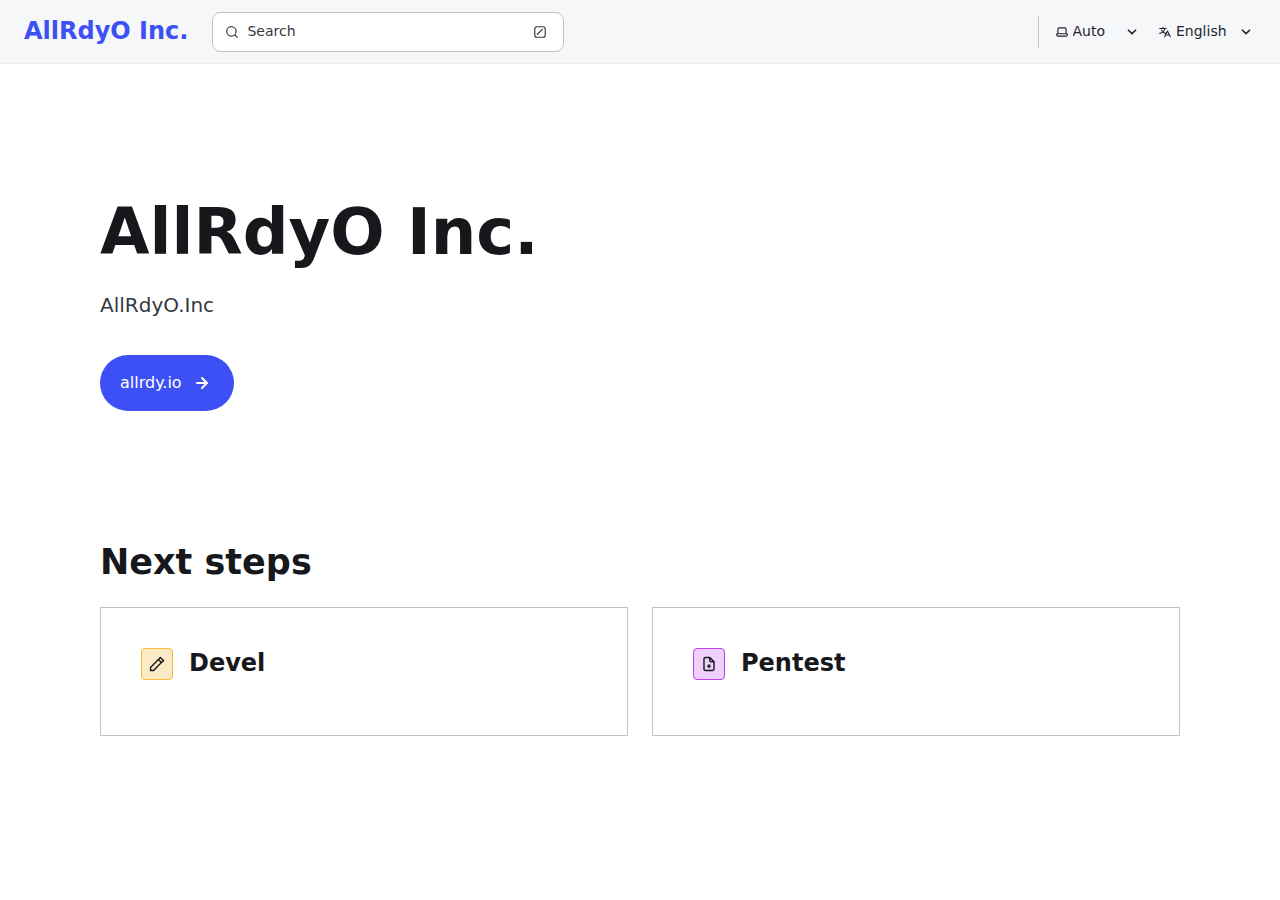
<file: index.html>
<!DOCTYPE html><html class=astro-jilf3lya data-has-hero dir=ltr lang=en><head><meta charset=utf-8 /><meta content="width=device-width,initial-scale=1" name=viewport /><title>AllRdyO Inc. | AllRdyO Inc.</title><link href=https://allrdy.io/ rel=canonical /><link href=https://allrdy.io/ rel=alternate hreflang=en /><link href=https://allrdy.io/ko/ rel=alternate hreflang=ko-KR /><link href=/sitemap-index.xml rel=sitemap /><link href=/favicon.svg rel="shortcut icon" type=image/svg+xml /><meta content="Astro v3.5.1" name=generator /><meta content="Starlight v0.12.0" name=generator /><meta content="AllRdyO Inc." property=og:title /><meta content=article property=og:type /><meta content=https://allrdy.io/ property=og:url /><meta content=en property=og:locale /><meta content=AllRdyO.Inc property=og:description /><meta content="AllRdyO Inc." property=og:site_name /><meta content=summary_large_image name=twitter:card /><meta content="AllRdyO Inc." name=twitter:title /><meta content=AllRdyO.Inc name=twitter:description /><meta content=AllRdyO.Inc name=description /><script>window.StarlightThemeProvider=(()=>{const e="undefined"!=typeof localStorage&&localStorage.getItem("starlight-theme"),t=e||(window.matchMedia("(prefers-color-scheme: light)").matches?"light":"dark");return document.documentElement.dataset.theme="light"===t?"light":"dark",{updatePickers(t=e||"auto"){document.querySelectorAll("starlight-theme-select").forEach((e=>{const o=e.querySelector("select");o&&(o.value=t);const c=document.querySelector("#theme-icons"),l=c&&c.content.querySelector("."+t);if(l){const t=e.querySelector("svg.label-icon");t&&t.replaceChildren(...l.cloneNode(!0).childNodes)}}))}}})()</script><template id=theme-icons><svg class="astro-hz6fbi2s light" fill=currentColor height=16 style=--sl-icon-size:1em viewBox="0 0 24 24" width=16 aria-hidden=true><path d="M5 12a1 1 0 0 0-1-1H3a1 1 0 0 0 0 2h1a1 1 0 0 0 1-1Zm.64 5-.71.71a1 1 0 0 0 0 1.41 1 1 0 0 0 1.41 0l.71-.71A1 1 0 0 0 5.64 17ZM12 5a1 1 0 0 0 1-1V3a1 1 0 0 0-2 0v1a1 1 0 0 0 1 1Zm5.66 2.34a1 1 0 0 0 .7-.29l.71-.71a1 1 0 1 0-1.41-1.41l-.66.71a1 1 0 0 0 0 1.41 1 1 0 0 0 .66.29Zm-12-.29a1 1 0 0 0 1.41 0 1 1 0 0 0 0-1.41l-.71-.71a1.004 1.004 0 1 0-1.43 1.41l.73.71ZM21 11h-1a1 1 0 0 0 0 2h1a1 1 0 0 0 0-2Zm-2.64 6A1 1 0 0 0 17 18.36l.71.71a1 1 0 0 0 1.41 0 1 1 0 0 0 0-1.41l-.76-.66ZM12 6.5a5.5 5.5 0 1 0 5.5 5.5A5.51 5.51 0 0 0 12 6.5Zm0 9a3.5 3.5 0 1 1 0-7 3.5 3.5 0 0 1 0 7Zm0 3.5a1 1 0 0 0-1 1v1a1 1 0 0 0 2 0v-1a1 1 0 0 0-1-1Z"/></svg><svg class="astro-hz6fbi2s dark" fill=currentColor height=16 style=--sl-icon-size:1em viewBox="0 0 24 24" width=16 aria-hidden=true><path d="M21.64 13a1 1 0 0 0-1.05-.14 8.049 8.049 0 0 1-3.37.73 8.15 8.15 0 0 1-8.14-8.1 8.59 8.59 0 0 1 .25-2A1 1 0 0 0 8 2.36a10.14 10.14 0 1 0 14 11.69 1 1 0 0 0-.36-1.05Zm-9.5 6.69A8.14 8.14 0 0 1 7.08 5.22v.27a10.15 10.15 0 0 0 10.14 10.14 9.784 9.784 0 0 0 2.1-.22 8.11 8.11 0 0 1-7.18 4.32v-.04Z"/></svg><svg class="astro-hz6fbi2s auto" fill=currentColor height=16 style=--sl-icon-size:1em viewBox="0 0 24 24" width=16 aria-hidden=true><path d="M21 14h-1V7a3 3 0 0 0-3-3H7a3 3 0 0 0-3 3v7H3a1 1 0 0 0-1 1v2a3 3 0 0 0 3 3h14a3 3 0 0 0 3-3v-2a1 1 0 0 0-1-1ZM6 7a1 1 0 0 1 1-1h10a1 1 0 0 1 1 1v7H6V7Zm14 10a1 1 0 0 1-1 1H5a1 1 0 0 1-1-1v-1h16v1Z"/></svg></template><link href=/assets/f3c9414a.css rel=stylesheet /><style>svg:where(.astro-hz6fbi2s){color:var(--sl-icon-color);font-size:var(--sl-icon-size, 1em);width:1em;height:1em}</style><script src=/js/entry.612b468b.js type=module></script><script src=/js/entry.30c903a1.js type=module></script><style>.card-grid:where(.astro-4w33afuy){display:grid;gap:1rem}.card-grid:where(.astro-4w33afuy)>*{margin-top:0!important}@media (min-width:50rem){.card-grid:where(.astro-4w33afuy){grid-template-columns:1fr 1fr;gap:1.5rem}.stagger:where(.astro-4w33afuy){--stagger-height:5rem;padding-bottom:var(--stagger-height)}.stagger:where(.astro-4w33afuy)>:nth-child(2n){transform:translateY(var(--stagger-height))}}</style><style>.card:where(.astro-geki4ppz){--sl-card-border:var(--sl-color-purple);--sl-card-bg:var(--sl-color-purple-low);border:1px solid var(--sl-color-gray-5);background-color:var(--sl-color-black);padding:clamp(1rem,calc(.125rem + 3vw),2.5rem);flex-direction:column;gap:clamp(.5rem,calc(.125rem + 1vw),1rem)}.card:where(.astro-geki4ppz):nth-child(4n+1){--sl-card-border:var(--sl-color-orange);--sl-card-bg:var(--sl-color-orange-low)}.card:where(.astro-geki4ppz):nth-child(4n+3){--sl-card-border:var(--sl-color-green);--sl-card-bg:var(--sl-color-green-low)}.card:where(.astro-geki4ppz):nth-child(4n+4){--sl-card-border:var(--sl-color-red);--sl-card-bg:var(--sl-color-red-low)}.card:where(.astro-geki4ppz):nth-child(4n+5){--sl-card-border:var(--sl-color-blue);--sl-card-bg:var(--sl-color-blue-low)}.title:where(.astro-geki4ppz){font-weight:600;font-size:var(--sl-text-h4);color:var(--sl-color-white);line-height:var(--sl-line-height-headings);gap:1rem;align-items:center}.card:where(.astro-geki4ppz) .icon:where(.astro-geki4ppz){border:1px solid var(--sl-card-border);background-color:var(--sl-card-bg);padding:.2em;border-radius:.25rem}.card:where(.astro-geki4ppz) .body:where(.astro-geki4ppz){margin:0;font-size:clamp(var(--sl-text-sm),calc(.5rem + 1vw),var(--sl-text-body))}</style><style>div:where(.astro-pwax4mpd){display:grid;grid-template-columns:1fr auto;gap:.5rem;border:1px solid var(--sl-color-gray-5);border-radius:.5rem;padding:1rem;box-shadow:var(--sl-shadow-sm);position:relative}a:where(.astro-pwax4mpd){text-decoration:none}a:where(.astro-pwax4mpd):before{content:"";position:absolute;inset:0}.stack:where(.astro-pwax4mpd){flex-direction:column;gap:.5rem}.title:where(.astro-pwax4mpd){color:var(--sl-color-white);font-weight:600;font-size:var(--sl-text-lg);line-height:var(--sl-line-height-headings)}.description:where(.astro-pwax4mpd){color:var(--sl-color-gray-3);line-height:1.5}.icon:where(.astro-pwax4mpd){color:var(--sl-color-gray-3)}div:where(.astro-pwax4mpd):hover{background:var(--sl-color-gray-7,var(--sl-color-gray-6));border-color:var(--sl-color-gray-2)}div:where(.astro-pwax4mpd):hover .icon:where(.astro-pwax4mpd){color:var(--sl-color-white)}</style><style>starlight-tabs:where(.astro-2mhzffd4){display:block}.tablist-wrapper:where(.astro-2mhzffd4){overflow-x:auto}:where(.astro-2mhzffd4)[role=tablist]{display:flex;list-style:none;border-bottom:2px solid var(--sl-color-gray-5);padding:0}.tab:where(.astro-2mhzffd4){margin-bottom:-2px}.tab:where(.astro-2mhzffd4)>:where(.astro-2mhzffd4)[role=tab]{display:block;padding:0 1.25rem;text-decoration:none;border-bottom:2px solid var(--sl-color-gray-5);color:var(--sl-color-gray-3);outline-offset:var(--sl-outline-offset-inside)}.tab:where(.astro-2mhzffd4) :where(.astro-2mhzffd4)[role=tab][aria-selected]{color:var(--sl-color-white);border-color:var(--sl-color-text-accent);font-weight:600}.tablist-wrapper:where(.astro-2mhzffd4)~[role=tabpanel]{margin-top:1rem}</style><script src=/js/entry.1ac92643.js type=module></script></head><body class=astro-jilf3lya><a class=astro-f5z3lahw href=#_top>Skip to content</a><div class="sl-flex astro-mjfaqhhw page"><header class="astro-mjfaqhhw header"><div class="sl-flex astro-rjmw7fye header"><div class="sl-flex astro-rjmw7fye"><a class="sl-flex astro-qdrkucoh site-title" href=/ ><span class=astro-qdrkucoh>AllRdyO Inc.</span></a></div><div class="sl-flex astro-rjmw7fye"><site-search class=astro-tx3o4pr6 data-translations="{&#34;placeholder&#34;:&#34;Search&#34;,&#34;clear_search&#34;:&#34;Clear&#34;,&#34;load_more&#34;:&#34;Load more results&#34;,&#34;search_label&#34;:&#34;Search this site&#34;,&#34;filters_label&#34;:&#34;Filters&#34;,&#34;zero_results&#34;:&#34;No results for [SEARCH_TERM]&#34;,&#34;many_results&#34;:&#34;[COUNT] results for [SEARCH_TERM]&#34;,&#34;one_result&#34;:&#34;[COUNT] result for [SEARCH_TERM]&#34;,&#34;alt_search&#34;:&#34;No results for [SEARCH_TERM]. Showing results for [DIFFERENT_TERM] instead&#34;,&#34;search_suggestion&#34;:&#34;No results for [SEARCH_TERM]. Try one of the following searches:&#34;,&#34;searching&#34;:&#34;Searching for [SEARCH_TERM]...&#34;}"><button class=astro-tx3o4pr6 data-open-modal disabled=disabled><svg class="astro-hz6fbi2s astro-tx3o4pr6" fill=currentColor height=16 style=--sl-icon-size:1em viewBox="0 0 24 24" width=16 aria-label=Search><path d="M21.71 20.29 18 16.61A9 9 0 1 0 16.61 18l3.68 3.68a.999.999 0 0 0 1.42 0 1 1 0 0 0 0-1.39ZM11 18a7 7 0 1 1 0-14 7 7 0 0 1 0 14Z"/></svg><span class="astro-tx3o4pr6 md:sl-block sl-hidden" aria-hidden=true>Search</span><svg class="astro-hz6fbi2s astro-tx3o4pr6 md:sl-block sl-hidden" fill=currentColor height=16 style=--sl-icon-size:1em viewBox="0 0 24 24" width=16 aria-label="(Press / to Search)"><path d="M17 2H7a5 5 0 0 0-5 5v10a5 5 0 0 0 5 5h10a5 5 0 0 0 5-5V7a5 5 0 0 0-5-5Zm3 15a3 3 0 0 1-3 3H7a3 3 0 0 1-3-3V7a3 3 0 0 1 3-3h10a3 3 0 0 1 3 3v10Z"/><path d="M15.293 6.707a1 1 0 1 1 1.414 1.414l-8.485 8.486a1 1 0 0 1-1.414-1.415l8.485-8.485Z"/></svg></button><dialog aria-label=Search class=astro-tx3o4pr6 style=padding:0><div class="sl-flex astro-tx3o4pr6 dialog-frame"><button class="sl-flex astro-tx3o4pr6 md:sl-hidden" data-close-modal>Cancel</button><div class="astro-tx3o4pr6 search-container"><div class=astro-tx3o4pr6 id=starlight__search></div></div></div></dialog></site-search></div><div class="astro-rjmw7fye md:sl-flex right-group sl-hidden"><div class="sl-flex astro-rjmw7fye social-icons"></div><starlight-theme-select><label class=astro-4zbhwuxs style=--sl-select-width:6.25em><span class="astro-4zbhwuxs sr-only">Select theme</span><svg class="astro-4zbhwuxs astro-hz6fbi2s icon label-icon" fill=currentColor height=16 style=--sl-icon-size:1em viewBox="0 0 24 24" width=16 aria-hidden=true><path d="M21 14h-1V7a3 3 0 0 0-3-3H7a3 3 0 0 0-3 3v7H3a1 1 0 0 0-1 1v2a3 3 0 0 0 3 3h14a3 3 0 0 0 3-3v-2a1 1 0 0 0-1-1ZM6 7a1 1 0 0 1 1-1h10a1 1 0 0 1 1 1v7H6V7Zm14 10a1 1 0 0 1-1 1H5a1 1 0 0 1-1-1v-1h16v1Z"/></svg><select class=astro-4zbhwuxs value=auto><option class=astro-4zbhwuxs value=dark>Dark</option><option class=astro-4zbhwuxs value=light>Light</option><option class=astro-4zbhwuxs value=auto selected=true>Auto</option></select><svg class="astro-4zbhwuxs astro-hz6fbi2s icon caret" fill=currentColor height=16 style=--sl-icon-size:1em viewBox="0 0 24 24" width=16 aria-hidden=true><path d="M17 9.17a1 1 0 0 0-1.41 0L12 12.71 8.46 9.17a1 1 0 1 0-1.41 1.42l4.24 4.24a1.002 1.002 0 0 0 1.42 0L17 10.59a1.002 1.002 0 0 0 0-1.42Z"/></svg></label></starlight-theme-select><script>StarlightThemeProvider.updatePickers()</script><starlight-lang-select><label class=astro-4zbhwuxs style=--sl-select-width:7em><span class="astro-4zbhwuxs sr-only">Select language</span><svg class="astro-4zbhwuxs astro-hz6fbi2s icon label-icon" fill=currentColor height=16 style=--sl-icon-size:1em viewBox="0 0 24 24" width=16 aria-hidden=true><path d="M8.516 3a.94.94 0 0 0-.941.94v1.15H2.94a.94.94 0 1 0 0 1.882h7.362a7.422 7.422 0 0 1-1.787 3.958 7.42 7.42 0 0 1-1.422-2.425.94.94 0 1 0-1.774.627 9.303 9.303 0 0 0 1.785 3.043 7.422 7.422 0 0 1-4.164 1.278.94.94 0 1 0 0 1.881 9.303 9.303 0 0 0 5.575-1.855 9.303 9.303 0 0 0 4.11 1.74l-.763 1.525a.968.968 0 0 0-.016.034l-1.385 2.77a.94.94 0 1 0 1.683.841l1.133-2.267h5.806l1.134 2.267a.94.94 0 0 0 1.683-.841l-1.385-2.769a.95.95 0 0 0-.018-.036l-3.476-6.951a.94.94 0 0 0-1.682 0l-1.82 3.639a7.423 7.423 0 0 1-3.593-1.256 9.303 9.303 0 0 0 2.27-5.203h1.894a.94.94 0 0 0 0-1.881H9.456V3.94A.94.94 0 0 0 8.516 3Zm6.426 11.794a1.068 1.068 0 0 1-.02.039l-.703 1.407h3.924l-1.962-3.924-1.24 2.478Z" clip-rule=evenodd fill-rule=evenodd /></svg><select class=astro-4zbhwuxs value=/ ><option class=astro-4zbhwuxs value=/ >English</option><option class=astro-4zbhwuxs value=/ko/ >한국어</option></select><svg class="astro-4zbhwuxs astro-hz6fbi2s icon caret" fill=currentColor height=16 style=--sl-icon-size:1em viewBox="0 0 24 24" width=16 aria-hidden=true><path d="M17 9.17a1 1 0 0 0-1.41 0L12 12.71 8.46 9.17a1 1 0 1 0-1.41 1.42l4.24 4.24a1.002 1.002 0 0 0 1.42 0L17 10.59a1.002 1.002 0 0 0 0-1.42Z"/></svg></label></starlight-lang-select></div></div></header><div class="astro-mjfaqhhw main-frame"><div class="astro-tfonn5qj lg:sl-flex"><div class="astro-tfonn5qj main-pane"><main class=astro-jilf3lya data-pagefind-body dir=ltr lang=en><div class="astro-3ph66xio content-panel"><div class="astro-3ph66xio sl-container"><div class="astro-wwrom5cq hero"><div class="sl-flex astro-wwrom5cq stack"><div class="sl-flex astro-wwrom5cq copy"><h1 class=astro-wwrom5cq data-page-title id=_top>AllRdyO Inc.</h1><div class="astro-wwrom5cq tagline">AllRdyO.Inc</div></div><div class="sl-flex astro-wwrom5cq actions"><a class="sl-flex action astro-4u7c4yqf primary" href=/ >allrdy.io<svg class="astro-hz6fbi2s astro-4u7c4yqf" fill=currentColor height=16 style=--sl-icon-size:1.5rem viewBox="0 0 24 24" width=16 aria-hidden=true><path d="M17.92 11.62a1.001 1.001 0 0 0-.21-.33l-5-5a1.003 1.003 0 1 0-1.42 1.42l3.3 3.29H7a1 1 0 0 0 0 2h7.59l-3.3 3.29a1.002 1.002 0 0 0 .325 1.639 1 1 0 0 0 1.095-.219l5-5a1 1 0 0 0 .21-.33 1 1 0 0 0 0-.76Z"/></svg></a></div></div></div><div class="astro-bhuxxw3s content"><h2 id=next-steps>Next steps</h2><div class="astro-4w33afuy card-grid"><article class="sl-flex astro-geki4ppz card"><p class="sl-flex astro-geki4ppz title"><svg class="astro-hz6fbi2s icon astro-geki4ppz" fill=currentColor height=16 style=--sl-icon-size:1.333em viewBox="0 0 24 24" width=16 aria-hidden=true><path d="M22 7.24a1 1 0 0 0-.29-.71l-4.24-4.24a1 1 0 0 0-1.1-.22 1 1 0 0 0-.32.22l-2.83 2.83L2.29 16.05a1 1 0 0 0-.29.71V21a1 1 0 0 0 1 1h4.24a1 1 0 0 0 .76-.29l10.87-10.93L21.71 8c.1-.1.17-.2.22-.33a1 1 0 0 0 0-.24v-.14l.07-.05ZM6.83 20H4v-2.83l9.93-9.93 2.83 2.83L6.83 20ZM18.17 8.66l-2.83-2.83 1.42-1.41 2.82 2.82-1.41 1.42Z"/></svg><span class=astro-geki4ppz>Devel</span></p><div class="astro-geki4ppz body"></div></article><article class="sl-flex astro-geki4ppz card"><p class="sl-flex astro-geki4ppz title"><svg class="astro-hz6fbi2s icon astro-geki4ppz" fill=currentColor height=16 style=--sl-icon-size:1.333em viewBox="0 0 24 24" width=16 aria-hidden=true><path d="M20 8.94a1.3 1.3 0 0 0-.06-.27v-.09c-.05-.1-.11-.2-.19-.28l-6-6a1.07 1.07 0 0 0-.28-.19h-.09a.88.88 0 0 0-.33-.11H7a3 3 0 0 0-3 3v14a3 3 0 0 0 3 3h10a3 3 0 0 0 3-3V8.94Zm-6-3.53L16.59 8H15a1 1 0 0 1-1-1V5.41ZM18 19a1 1 0 0 1-1 1H7a1 1 0 0 1-1-1V5a1 1 0 0 1 1-1h5v3a3 3 0 0 0 3 3h3v9Zm-4-5h-1v-1a1 1 0 0 0-2 0v1h-1a1 1 0 0 0 0 2h1v1a1 1 0 0 0 2 0v-1h1a1 1 0 0 0 0-2Z"/></svg><span class=astro-geki4ppz>Pentest</span></p><div class="astro-geki4ppz body"></div></article></div></div><footer class=astro-dodgr4nn><div class="sl-flex astro-dodgr4nn meta"></div><div class="astro-ue5ld5jn pagination-links" dir=ltr></div></footer></div></div></main></div></div></div></div></body></html>
</file>
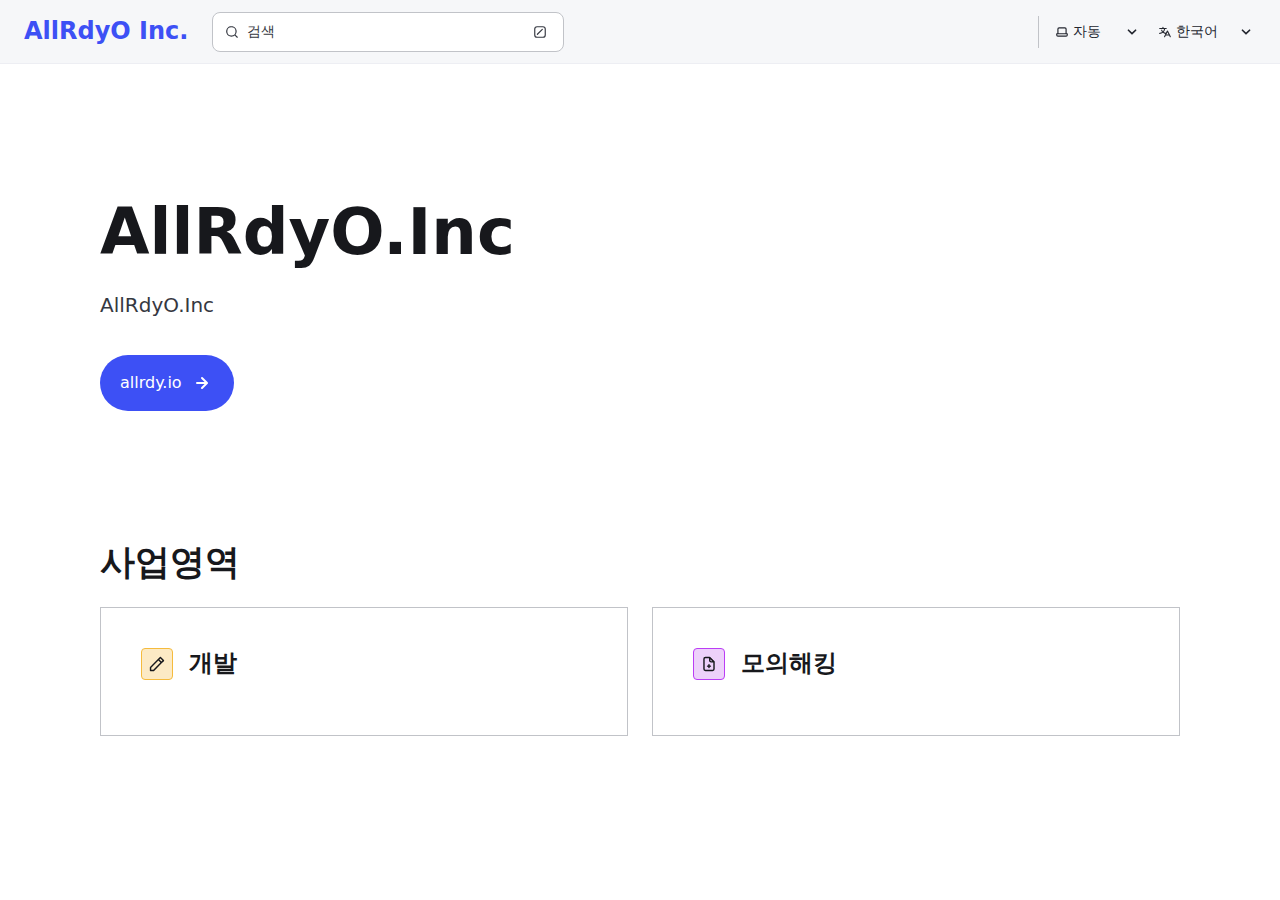
<file: ko/index.html>
<!DOCTYPE html><html class=astro-jilf3lya data-has-hero dir=ltr lang=ko-KR><head><meta charset=utf-8 /><meta content="width=device-width,initial-scale=1" name=viewport /><title>AllRdyO.Inc | AllRdyO Inc.</title><link href=https://allrdy.io/ko/ rel=canonical /><link href=https://allrdy.io/ rel=alternate hreflang=en /><link href=https://allrdy.io/ko/ rel=alternate hreflang=ko-KR /><link href=/sitemap-index.xml rel=sitemap /><link href=/favicon.svg rel="shortcut icon" type=image/svg+xml /><meta content="Astro v3.5.1" name=generator /><meta content="Starlight v0.12.0" name=generator /><meta content=AllRdyO.Inc property=og:title /><meta content=article property=og:type /><meta content=https://allrdy.io/ko/ property=og:url /><meta content=ko-KR property=og:locale /><meta content=AllRdyO.Inc property=og:description /><meta content="AllRdyO Inc." property=og:site_name /><meta content=summary_large_image name=twitter:card /><meta content=AllRdyO.Inc name=twitter:title /><meta content=AllRdyO.Inc name=twitter:description /><meta content=AllRdyO.Inc name=description /><script>window.StarlightThemeProvider=(()=>{const e="undefined"!=typeof localStorage&&localStorage.getItem("starlight-theme"),t=e||(window.matchMedia("(prefers-color-scheme: light)").matches?"light":"dark");return document.documentElement.dataset.theme="light"===t?"light":"dark",{updatePickers(t=e||"auto"){document.querySelectorAll("starlight-theme-select").forEach((e=>{const o=e.querySelector("select");o&&(o.value=t);const c=document.querySelector("#theme-icons"),l=c&&c.content.querySelector("."+t);if(l){const t=e.querySelector("svg.label-icon");t&&t.replaceChildren(...l.cloneNode(!0).childNodes)}}))}}})()</script><template id=theme-icons><svg class="astro-hz6fbi2s light" fill=currentColor height=16 style=--sl-icon-size:1em viewBox="0 0 24 24" width=16 aria-hidden=true><path d="M5 12a1 1 0 0 0-1-1H3a1 1 0 0 0 0 2h1a1 1 0 0 0 1-1Zm.64 5-.71.71a1 1 0 0 0 0 1.41 1 1 0 0 0 1.41 0l.71-.71A1 1 0 0 0 5.64 17ZM12 5a1 1 0 0 0 1-1V3a1 1 0 0 0-2 0v1a1 1 0 0 0 1 1Zm5.66 2.34a1 1 0 0 0 .7-.29l.71-.71a1 1 0 1 0-1.41-1.41l-.66.71a1 1 0 0 0 0 1.41 1 1 0 0 0 .66.29Zm-12-.29a1 1 0 0 0 1.41 0 1 1 0 0 0 0-1.41l-.71-.71a1.004 1.004 0 1 0-1.43 1.41l.73.71ZM21 11h-1a1 1 0 0 0 0 2h1a1 1 0 0 0 0-2Zm-2.64 6A1 1 0 0 0 17 18.36l.71.71a1 1 0 0 0 1.41 0 1 1 0 0 0 0-1.41l-.76-.66ZM12 6.5a5.5 5.5 0 1 0 5.5 5.5A5.51 5.51 0 0 0 12 6.5Zm0 9a3.5 3.5 0 1 1 0-7 3.5 3.5 0 0 1 0 7Zm0 3.5a1 1 0 0 0-1 1v1a1 1 0 0 0 2 0v-1a1 1 0 0 0-1-1Z"/></svg><svg class="astro-hz6fbi2s dark" fill=currentColor height=16 style=--sl-icon-size:1em viewBox="0 0 24 24" width=16 aria-hidden=true><path d="M21.64 13a1 1 0 0 0-1.05-.14 8.049 8.049 0 0 1-3.37.73 8.15 8.15 0 0 1-8.14-8.1 8.59 8.59 0 0 1 .25-2A1 1 0 0 0 8 2.36a10.14 10.14 0 1 0 14 11.69 1 1 0 0 0-.36-1.05Zm-9.5 6.69A8.14 8.14 0 0 1 7.08 5.22v.27a10.15 10.15 0 0 0 10.14 10.14 9.784 9.784 0 0 0 2.1-.22 8.11 8.11 0 0 1-7.18 4.32v-.04Z"/></svg><svg class="astro-hz6fbi2s auto" fill=currentColor height=16 style=--sl-icon-size:1em viewBox="0 0 24 24" width=16 aria-hidden=true><path d="M21 14h-1V7a3 3 0 0 0-3-3H7a3 3 0 0 0-3 3v7H3a1 1 0 0 0-1 1v2a3 3 0 0 0 3 3h14a3 3 0 0 0 3-3v-2a1 1 0 0 0-1-1ZM6 7a1 1 0 0 1 1-1h10a1 1 0 0 1 1 1v7H6V7Zm14 10a1 1 0 0 1-1 1H5a1 1 0 0 1-1-1v-1h16v1Z"/></svg></template><link href=/assets/f3c9414a.css rel=stylesheet /><style>svg:where(.astro-hz6fbi2s){color:var(--sl-icon-color);font-size:var(--sl-icon-size, 1em);width:1em;height:1em}</style><script src=/js/entry.612b468b.js type=module></script><script src=/js/entry.30c903a1.js type=module></script><style>.card-grid:where(.astro-4w33afuy){display:grid;gap:1rem}.card-grid:where(.astro-4w33afuy)>*{margin-top:0!important}@media (min-width:50rem){.card-grid:where(.astro-4w33afuy){grid-template-columns:1fr 1fr;gap:1.5rem}.stagger:where(.astro-4w33afuy){--stagger-height:5rem;padding-bottom:var(--stagger-height)}.stagger:where(.astro-4w33afuy)>:nth-child(2n){transform:translateY(var(--stagger-height))}}</style><style>.card:where(.astro-geki4ppz){--sl-card-border:var(--sl-color-purple);--sl-card-bg:var(--sl-color-purple-low);border:1px solid var(--sl-color-gray-5);background-color:var(--sl-color-black);padding:clamp(1rem,calc(.125rem + 3vw),2.5rem);flex-direction:column;gap:clamp(.5rem,calc(.125rem + 1vw),1rem)}.card:where(.astro-geki4ppz):nth-child(4n+1){--sl-card-border:var(--sl-color-orange);--sl-card-bg:var(--sl-color-orange-low)}.card:where(.astro-geki4ppz):nth-child(4n+3){--sl-card-border:var(--sl-color-green);--sl-card-bg:var(--sl-color-green-low)}.card:where(.astro-geki4ppz):nth-child(4n+4){--sl-card-border:var(--sl-color-red);--sl-card-bg:var(--sl-color-red-low)}.card:where(.astro-geki4ppz):nth-child(4n+5){--sl-card-border:var(--sl-color-blue);--sl-card-bg:var(--sl-color-blue-low)}.title:where(.astro-geki4ppz){font-weight:600;font-size:var(--sl-text-h4);color:var(--sl-color-white);line-height:var(--sl-line-height-headings);gap:1rem;align-items:center}.card:where(.astro-geki4ppz) .icon:where(.astro-geki4ppz){border:1px solid var(--sl-card-border);background-color:var(--sl-card-bg);padding:.2em;border-radius:.25rem}.card:where(.astro-geki4ppz) .body:where(.astro-geki4ppz){margin:0;font-size:clamp(var(--sl-text-sm),calc(.5rem + 1vw),var(--sl-text-body))}</style><style>div:where(.astro-pwax4mpd){display:grid;grid-template-columns:1fr auto;gap:.5rem;border:1px solid var(--sl-color-gray-5);border-radius:.5rem;padding:1rem;box-shadow:var(--sl-shadow-sm);position:relative}a:where(.astro-pwax4mpd){text-decoration:none}a:where(.astro-pwax4mpd):before{content:"";position:absolute;inset:0}.stack:where(.astro-pwax4mpd){flex-direction:column;gap:.5rem}.title:where(.astro-pwax4mpd){color:var(--sl-color-white);font-weight:600;font-size:var(--sl-text-lg);line-height:var(--sl-line-height-headings)}.description:where(.astro-pwax4mpd){color:var(--sl-color-gray-3);line-height:1.5}.icon:where(.astro-pwax4mpd){color:var(--sl-color-gray-3)}div:where(.astro-pwax4mpd):hover{background:var(--sl-color-gray-7,var(--sl-color-gray-6));border-color:var(--sl-color-gray-2)}div:where(.astro-pwax4mpd):hover .icon:where(.astro-pwax4mpd){color:var(--sl-color-white)}</style><style>starlight-tabs:where(.astro-2mhzffd4){display:block}.tablist-wrapper:where(.astro-2mhzffd4){overflow-x:auto}:where(.astro-2mhzffd4)[role=tablist]{display:flex;list-style:none;border-bottom:2px solid var(--sl-color-gray-5);padding:0}.tab:where(.astro-2mhzffd4){margin-bottom:-2px}.tab:where(.astro-2mhzffd4)>:where(.astro-2mhzffd4)[role=tab]{display:block;padding:0 1.25rem;text-decoration:none;border-bottom:2px solid var(--sl-color-gray-5);color:var(--sl-color-gray-3);outline-offset:var(--sl-outline-offset-inside)}.tab:where(.astro-2mhzffd4) :where(.astro-2mhzffd4)[role=tab][aria-selected]{color:var(--sl-color-white);border-color:var(--sl-color-text-accent);font-weight:600}.tablist-wrapper:where(.astro-2mhzffd4)~[role=tabpanel]{margin-top:1rem}</style><script src=/js/entry.1ac92643.js type=module></script></head><body class=astro-jilf3lya><a class=astro-f5z3lahw href=#_top>건너띄기</a><div class="sl-flex astro-mjfaqhhw page"><header class="astro-mjfaqhhw header"><div class="sl-flex astro-rjmw7fye header"><div class="sl-flex astro-rjmw7fye"><a class="sl-flex astro-qdrkucoh site-title" href=/ko/ ><span class=astro-qdrkucoh>AllRdyO Inc.</span></a></div><div class="sl-flex astro-rjmw7fye"><site-search class=astro-tx3o4pr6 data-translations="{&#34;placeholder&#34;:&#34;검색&#34;,&#34;clear_search&#34;:&#34;초기화&#34;,&#34;load_more&#34;:&#34;계속 검색&#34;,&#34;search_label&#34;:&#34;찾아보기&#34;,&#34;filters_label&#34;:&#34;필터&#34;,&#34;zero_results&#34;:&#34;[SEARCH_TERM] 결과가 없습니다.&#34;,&#34;many_results&#34;:&#34;[SEARCH_TERM] 에 대하여 [COUNT]건&#34;,&#34;one_result&#34;:&#34;[SEARCH_TERM] 에 대하여 [COUNT]건&#34;,&#34;alt_search&#34;:&#34;[SEARCH_TERM] 에 대한 결과가 없어 [DIFFERENT_TERM] 의 결과를 검색하였습니다.&#34;,&#34;search_suggestion&#34;:&#34;[SEARCH_TERM] 에 대한 결과가 없습니다. 다음 검색을 추천합니다:&#34;,&#34;searching&#34;:&#34;[SEARCH_TERM] 에 대하여 검색중...&#34;}"><button class=astro-tx3o4pr6 data-open-modal disabled=disabled><svg class="astro-hz6fbi2s astro-tx3o4pr6" fill=currentColor height=16 style=--sl-icon-size:1em viewBox="0 0 24 24" width=16 aria-label=검색><path d="M21.71 20.29 18 16.61A9 9 0 1 0 16.61 18l3.68 3.68a.999.999 0 0 0 1.42 0 1 1 0 0 0 0-1.39ZM11 18a7 7 0 1 1 0-14 7 7 0 0 1 0 14Z"/></svg><span class="astro-tx3o4pr6 md:sl-block sl-hidden" aria-hidden=true>검색</span><svg class="astro-hz6fbi2s astro-tx3o4pr6 md:sl-block sl-hidden" fill=currentColor height=16 style=--sl-icon-size:1em viewBox="0 0 24 24" width=16 aria-label="(검색 단축키 : / )"><path d="M17 2H7a5 5 0 0 0-5 5v10a5 5 0 0 0 5 5h10a5 5 0 0 0 5-5V7a5 5 0 0 0-5-5Zm3 15a3 3 0 0 1-3 3H7a3 3 0 0 1-3-3V7a3 3 0 0 1 3-3h10a3 3 0 0 1 3 3v10Z"/><path d="M15.293 6.707a1 1 0 1 1 1.414 1.414l-8.485 8.486a1 1 0 0 1-1.414-1.415l8.485-8.485Z"/></svg></button><dialog aria-label=검색 class=astro-tx3o4pr6 style=padding:0><div class="sl-flex astro-tx3o4pr6 dialog-frame"><button class="sl-flex astro-tx3o4pr6 md:sl-hidden" data-close-modal>취소</button><div class="astro-tx3o4pr6 search-container"><div class=astro-tx3o4pr6 id=starlight__search></div></div></div></dialog></site-search></div><div class="astro-rjmw7fye md:sl-flex right-group sl-hidden"><div class="sl-flex astro-rjmw7fye social-icons"></div><starlight-theme-select><label class=astro-4zbhwuxs style=--sl-select-width:6.25em><span class="astro-4zbhwuxs sr-only">테마선택</span><svg class="astro-4zbhwuxs astro-hz6fbi2s icon label-icon" fill=currentColor height=16 style=--sl-icon-size:1em viewBox="0 0 24 24" width=16 aria-hidden=true><path d="M21 14h-1V7a3 3 0 0 0-3-3H7a3 3 0 0 0-3 3v7H3a1 1 0 0 0-1 1v2a3 3 0 0 0 3 3h14a3 3 0 0 0 3-3v-2a1 1 0 0 0-1-1ZM6 7a1 1 0 0 1 1-1h10a1 1 0 0 1 1 1v7H6V7Zm14 10a1 1 0 0 1-1 1H5a1 1 0 0 1-1-1v-1h16v1Z"/></svg><select class=astro-4zbhwuxs value=auto><option class=astro-4zbhwuxs value=dark>다크</option><option class=astro-4zbhwuxs value=light>라이트</option><option class=astro-4zbhwuxs value=auto selected=true>자동</option></select><svg class="astro-4zbhwuxs astro-hz6fbi2s icon caret" fill=currentColor height=16 style=--sl-icon-size:1em viewBox="0 0 24 24" width=16 aria-hidden=true><path d="M17 9.17a1 1 0 0 0-1.41 0L12 12.71 8.46 9.17a1 1 0 1 0-1.41 1.42l4.24 4.24a1.002 1.002 0 0 0 1.42 0L17 10.59a1.002 1.002 0 0 0 0-1.42Z"/></svg></label></starlight-theme-select><script>StarlightThemeProvider.updatePickers()</script><starlight-lang-select><label class=astro-4zbhwuxs style=--sl-select-width:7em><span class="astro-4zbhwuxs sr-only">언어선택</span><svg class="astro-4zbhwuxs astro-hz6fbi2s icon label-icon" fill=currentColor height=16 style=--sl-icon-size:1em viewBox="0 0 24 24" width=16 aria-hidden=true><path d="M8.516 3a.94.94 0 0 0-.941.94v1.15H2.94a.94.94 0 1 0 0 1.882h7.362a7.422 7.422 0 0 1-1.787 3.958 7.42 7.42 0 0 1-1.422-2.425.94.94 0 1 0-1.774.627 9.303 9.303 0 0 0 1.785 3.043 7.422 7.422 0 0 1-4.164 1.278.94.94 0 1 0 0 1.881 9.303 9.303 0 0 0 5.575-1.855 9.303 9.303 0 0 0 4.11 1.74l-.763 1.525a.968.968 0 0 0-.016.034l-1.385 2.77a.94.94 0 1 0 1.683.841l1.133-2.267h5.806l1.134 2.267a.94.94 0 0 0 1.683-.841l-1.385-2.769a.95.95 0 0 0-.018-.036l-3.476-6.951a.94.94 0 0 0-1.682 0l-1.82 3.639a7.423 7.423 0 0 1-3.593-1.256 9.303 9.303 0 0 0 2.27-5.203h1.894a.94.94 0 0 0 0-1.881H9.456V3.94A.94.94 0 0 0 8.516 3Zm6.426 11.794a1.068 1.068 0 0 1-.02.039l-.703 1.407h3.924l-1.962-3.924-1.24 2.478Z" clip-rule=evenodd fill-rule=evenodd /></svg><select class=astro-4zbhwuxs value=/ko/ ><option class=astro-4zbhwuxs value=/ >English</option><option class=astro-4zbhwuxs value=/ko/ selected=true>한국어</option></select><svg class="astro-4zbhwuxs astro-hz6fbi2s icon caret" fill=currentColor height=16 style=--sl-icon-size:1em viewBox="0 0 24 24" width=16 aria-hidden=true><path d="M17 9.17a1 1 0 0 0-1.41 0L12 12.71 8.46 9.17a1 1 0 1 0-1.41 1.42l4.24 4.24a1.002 1.002 0 0 0 1.42 0L17 10.59a1.002 1.002 0 0 0 0-1.42Z"/></svg></label></starlight-lang-select></div></div></header><div class="astro-mjfaqhhw main-frame"><div class="astro-tfonn5qj lg:sl-flex"><div class="astro-tfonn5qj main-pane"><main class=astro-jilf3lya data-pagefind-body dir=ltr lang=ko-KR><div class="astro-3ph66xio content-panel"><div class="astro-3ph66xio sl-container"><div class="astro-wwrom5cq hero"><div class="sl-flex astro-wwrom5cq stack"><div class="sl-flex astro-wwrom5cq copy"><h1 class=astro-wwrom5cq data-page-title id=_top>AllRdyO.Inc</h1><div class="astro-wwrom5cq tagline">AllRdyO.Inc</div></div><div class="sl-flex astro-wwrom5cq actions"><a class="sl-flex action astro-4u7c4yqf primary" href=/ko/ >allrdy.io<svg class="astro-hz6fbi2s astro-4u7c4yqf" fill=currentColor height=16 style=--sl-icon-size:1.5rem viewBox="0 0 24 24" width=16 aria-hidden=true><path d="M17.92 11.62a1.001 1.001 0 0 0-.21-.33l-5-5a1.003 1.003 0 1 0-1.42 1.42l3.3 3.29H7a1 1 0 0 0 0 2h7.59l-3.3 3.29a1.002 1.002 0 0 0 .325 1.639 1 1 0 0 0 1.095-.219l5-5a1 1 0 0 0 .21-.33 1 1 0 0 0 0-.76Z"/></svg></a></div></div></div><div class="astro-bhuxxw3s content"><h2 id=사업영역>사업영역</h2><div class="astro-4w33afuy card-grid"><article class="sl-flex astro-geki4ppz card"><p class="sl-flex astro-geki4ppz title"><svg class="astro-hz6fbi2s icon astro-geki4ppz" fill=currentColor height=16 style=--sl-icon-size:1.333em viewBox="0 0 24 24" width=16 aria-hidden=true><path d="M22 7.24a1 1 0 0 0-.29-.71l-4.24-4.24a1 1 0 0 0-1.1-.22 1 1 0 0 0-.32.22l-2.83 2.83L2.29 16.05a1 1 0 0 0-.29.71V21a1 1 0 0 0 1 1h4.24a1 1 0 0 0 .76-.29l10.87-10.93L21.71 8c.1-.1.17-.2.22-.33a1 1 0 0 0 0-.24v-.14l.07-.05ZM6.83 20H4v-2.83l9.93-9.93 2.83 2.83L6.83 20ZM18.17 8.66l-2.83-2.83 1.42-1.41 2.82 2.82-1.41 1.42Z"/></svg><span class=astro-geki4ppz>개발</span></p><div class="astro-geki4ppz body"></div></article><article class="sl-flex astro-geki4ppz card"><p class="sl-flex astro-geki4ppz title"><svg class="astro-hz6fbi2s icon astro-geki4ppz" fill=currentColor height=16 style=--sl-icon-size:1.333em viewBox="0 0 24 24" width=16 aria-hidden=true><path d="M20 8.94a1.3 1.3 0 0 0-.06-.27v-.09c-.05-.1-.11-.2-.19-.28l-6-6a1.07 1.07 0 0 0-.28-.19h-.09a.88.88 0 0 0-.33-.11H7a3 3 0 0 0-3 3v14a3 3 0 0 0 3 3h10a3 3 0 0 0 3-3V8.94Zm-6-3.53L16.59 8H15a1 1 0 0 1-1-1V5.41ZM18 19a1 1 0 0 1-1 1H7a1 1 0 0 1-1-1V5a1 1 0 0 1 1-1h5v3a3 3 0 0 0 3 3h3v9Zm-4-5h-1v-1a1 1 0 0 0-2 0v1h-1a1 1 0 0 0 0 2h1v1a1 1 0 0 0 2 0v-1h1a1 1 0 0 0 0-2Z"/></svg><span class=astro-geki4ppz>모의해킹</span></p><div class="astro-geki4ppz body"></div></article></div></div><footer class=astro-dodgr4nn><div class="sl-flex astro-dodgr4nn meta"></div><div class="astro-ue5ld5jn pagination-links" dir=ltr></div></footer></div></div></main></div></div></div></div></body></html>
</file>
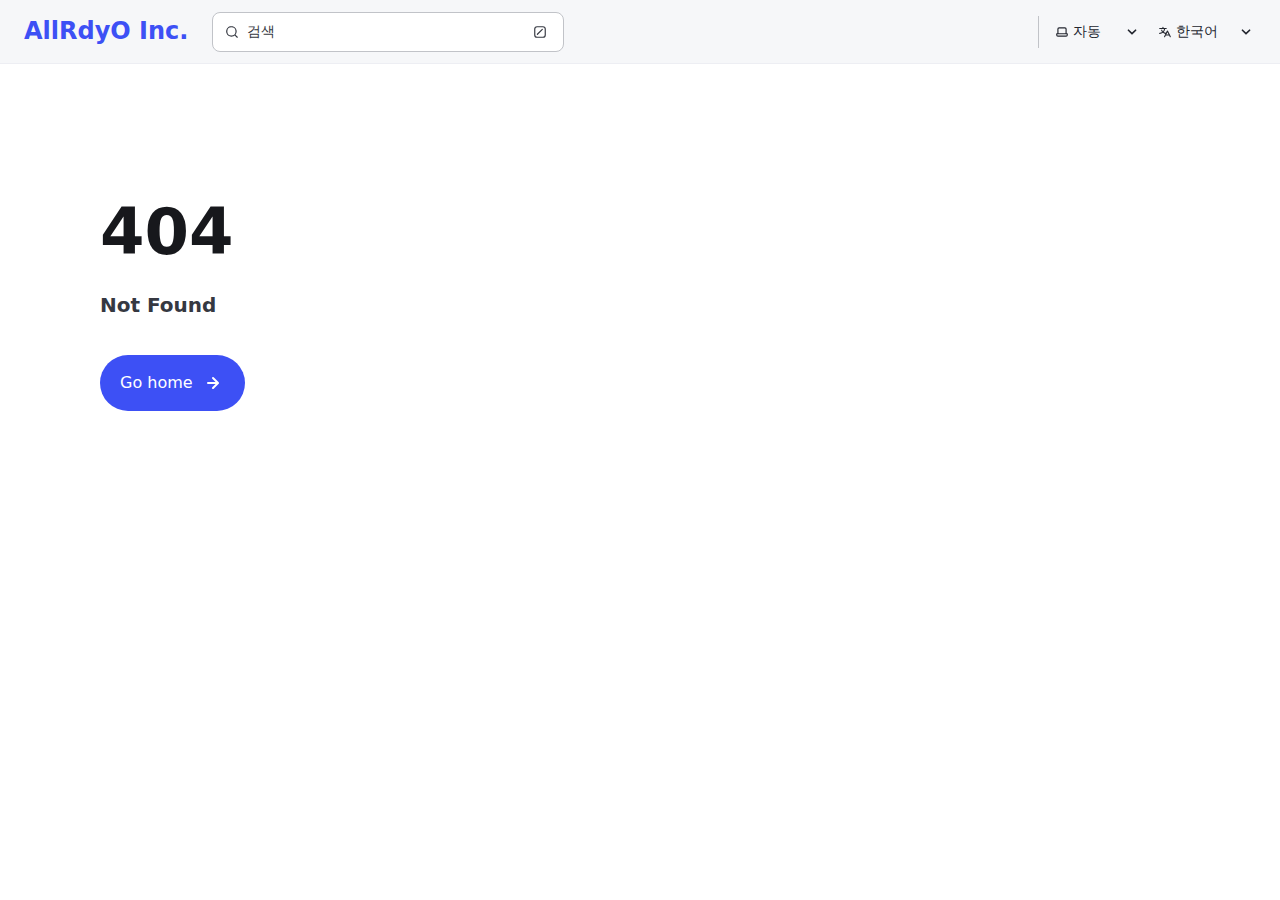
<file: ko/404/index.html>
<!DOCTYPE html><html class=astro-jilf3lya data-has-hero dir=ltr lang=ko-KR><head><meta charset=utf-8 /><meta content="width=device-width,initial-scale=1" name=viewport /><title>Not found | AllRdyO Inc.</title><link href=https://allrdy.io/ko/404/ rel=canonical /><link href=https://allrdy.io/404/ rel=alternate hreflang=en /><link href=https://allrdy.io/ko/404/ rel=alternate hreflang=ko-KR /><link href=/sitemap-index.xml rel=sitemap /><link href=/favicon.svg rel="shortcut icon" type=image/svg+xml /><meta content="Astro v3.5.1" name=generator /><meta content="Starlight v0.12.0" name=generator /><meta content="Not found" property=og:title /><meta content=article property=og:type /><meta content=https://allrdy.io/ko/404/ property=og:url /><meta content=ko-KR property=og:locale /><meta content="AllRdyO Inc." property=og:description /><meta content="AllRdyO Inc." property=og:site_name /><meta content=summary_large_image name=twitter:card /><meta content="Not found" name=twitter:title /><meta content="AllRdyO Inc." name=twitter:description /><meta content="AllRdyO Inc." name=description /><script>window.StarlightThemeProvider=(()=>{const e="undefined"!=typeof localStorage&&localStorage.getItem("starlight-theme"),t=e||(window.matchMedia("(prefers-color-scheme: light)").matches?"light":"dark");return document.documentElement.dataset.theme="light"===t?"light":"dark",{updatePickers(t=e||"auto"){document.querySelectorAll("starlight-theme-select").forEach((e=>{const o=e.querySelector("select");o&&(o.value=t);const c=document.querySelector("#theme-icons"),l=c&&c.content.querySelector("."+t);if(l){const t=e.querySelector("svg.label-icon");t&&t.replaceChildren(...l.cloneNode(!0).childNodes)}}))}}})()</script><template id=theme-icons><svg class="astro-hz6fbi2s light" fill=currentColor height=16 style=--sl-icon-size:1em viewBox="0 0 24 24" width=16 aria-hidden=true><path d="M5 12a1 1 0 0 0-1-1H3a1 1 0 0 0 0 2h1a1 1 0 0 0 1-1Zm.64 5-.71.71a1 1 0 0 0 0 1.41 1 1 0 0 0 1.41 0l.71-.71A1 1 0 0 0 5.64 17ZM12 5a1 1 0 0 0 1-1V3a1 1 0 0 0-2 0v1a1 1 0 0 0 1 1Zm5.66 2.34a1 1 0 0 0 .7-.29l.71-.71a1 1 0 1 0-1.41-1.41l-.66.71a1 1 0 0 0 0 1.41 1 1 0 0 0 .66.29Zm-12-.29a1 1 0 0 0 1.41 0 1 1 0 0 0 0-1.41l-.71-.71a1.004 1.004 0 1 0-1.43 1.41l.73.71ZM21 11h-1a1 1 0 0 0 0 2h1a1 1 0 0 0 0-2Zm-2.64 6A1 1 0 0 0 17 18.36l.71.71a1 1 0 0 0 1.41 0 1 1 0 0 0 0-1.41l-.76-.66ZM12 6.5a5.5 5.5 0 1 0 5.5 5.5A5.51 5.51 0 0 0 12 6.5Zm0 9a3.5 3.5 0 1 1 0-7 3.5 3.5 0 0 1 0 7Zm0 3.5a1 1 0 0 0-1 1v1a1 1 0 0 0 2 0v-1a1 1 0 0 0-1-1Z"/></svg><svg class="astro-hz6fbi2s dark" fill=currentColor height=16 style=--sl-icon-size:1em viewBox="0 0 24 24" width=16 aria-hidden=true><path d="M21.64 13a1 1 0 0 0-1.05-.14 8.049 8.049 0 0 1-3.37.73 8.15 8.15 0 0 1-8.14-8.1 8.59 8.59 0 0 1 .25-2A1 1 0 0 0 8 2.36a10.14 10.14 0 1 0 14 11.69 1 1 0 0 0-.36-1.05Zm-9.5 6.69A8.14 8.14 0 0 1 7.08 5.22v.27a10.15 10.15 0 0 0 10.14 10.14 9.784 9.784 0 0 0 2.1-.22 8.11 8.11 0 0 1-7.18 4.32v-.04Z"/></svg><svg class="astro-hz6fbi2s auto" fill=currentColor height=16 style=--sl-icon-size:1em viewBox="0 0 24 24" width=16 aria-hidden=true><path d="M21 14h-1V7a3 3 0 0 0-3-3H7a3 3 0 0 0-3 3v7H3a1 1 0 0 0-1 1v2a3 3 0 0 0 3 3h14a3 3 0 0 0 3-3v-2a1 1 0 0 0-1-1ZM6 7a1 1 0 0 1 1-1h10a1 1 0 0 1 1 1v7H6V7Zm14 10a1 1 0 0 1-1 1H5a1 1 0 0 1-1-1v-1h16v1Z"/></svg></template><link href=/assets/f3c9414a.css rel=stylesheet /><style>svg:where(.astro-hz6fbi2s){color:var(--sl-icon-color);font-size:var(--sl-icon-size, 1em);width:1em;height:1em}</style><script src=/js/entry.612b468b.js type=module></script><script src=/js/entry.30c903a1.js type=module></script></head><body class=astro-jilf3lya><a class=astro-f5z3lahw href=#_top>건너띄기</a><div class="sl-flex astro-mjfaqhhw page"><header class="astro-mjfaqhhw header"><div class="sl-flex astro-rjmw7fye header"><div class="sl-flex astro-rjmw7fye"><a class="sl-flex astro-qdrkucoh site-title" href=/ko/ ><span class=astro-qdrkucoh>AllRdyO Inc.</span></a></div><div class="sl-flex astro-rjmw7fye"><site-search class=astro-tx3o4pr6 data-translations="{&#34;placeholder&#34;:&#34;검색&#34;,&#34;clear_search&#34;:&#34;초기화&#34;,&#34;load_more&#34;:&#34;계속 검색&#34;,&#34;search_label&#34;:&#34;찾아보기&#34;,&#34;filters_label&#34;:&#34;필터&#34;,&#34;zero_results&#34;:&#34;[SEARCH_TERM] 결과가 없습니다.&#34;,&#34;many_results&#34;:&#34;[SEARCH_TERM] 에 대하여 [COUNT]건&#34;,&#34;one_result&#34;:&#34;[SEARCH_TERM] 에 대하여 [COUNT]건&#34;,&#34;alt_search&#34;:&#34;[SEARCH_TERM] 에 대한 결과가 없어 [DIFFERENT_TERM] 의 결과를 검색하였습니다.&#34;,&#34;search_suggestion&#34;:&#34;[SEARCH_TERM] 에 대한 결과가 없습니다. 다음 검색을 추천합니다:&#34;,&#34;searching&#34;:&#34;[SEARCH_TERM] 에 대하여 검색중...&#34;}"><button class=astro-tx3o4pr6 data-open-modal disabled=disabled><svg class="astro-hz6fbi2s astro-tx3o4pr6" fill=currentColor height=16 style=--sl-icon-size:1em viewBox="0 0 24 24" width=16 aria-label=검색><path d="M21.71 20.29 18 16.61A9 9 0 1 0 16.61 18l3.68 3.68a.999.999 0 0 0 1.42 0 1 1 0 0 0 0-1.39ZM11 18a7 7 0 1 1 0-14 7 7 0 0 1 0 14Z"/></svg><span class="astro-tx3o4pr6 md:sl-block sl-hidden" aria-hidden=true>검색</span><svg class="astro-hz6fbi2s astro-tx3o4pr6 md:sl-block sl-hidden" fill=currentColor height=16 style=--sl-icon-size:1em viewBox="0 0 24 24" width=16 aria-label="(검색 단축키 : / )"><path d="M17 2H7a5 5 0 0 0-5 5v10a5 5 0 0 0 5 5h10a5 5 0 0 0 5-5V7a5 5 0 0 0-5-5Zm3 15a3 3 0 0 1-3 3H7a3 3 0 0 1-3-3V7a3 3 0 0 1 3-3h10a3 3 0 0 1 3 3v10Z"/><path d="M15.293 6.707a1 1 0 1 1 1.414 1.414l-8.485 8.486a1 1 0 0 1-1.414-1.415l8.485-8.485Z"/></svg></button><dialog aria-label=검색 class=astro-tx3o4pr6 style=padding:0><div class="sl-flex astro-tx3o4pr6 dialog-frame"><button class="sl-flex astro-tx3o4pr6 md:sl-hidden" data-close-modal>취소</button><div class="astro-tx3o4pr6 search-container"><div class=astro-tx3o4pr6 id=starlight__search></div></div></div></dialog></site-search></div><div class="astro-rjmw7fye md:sl-flex right-group sl-hidden"><div class="sl-flex astro-rjmw7fye social-icons"></div><starlight-theme-select><label class=astro-4zbhwuxs style=--sl-select-width:6.25em><span class="astro-4zbhwuxs sr-only">테마선택</span><svg class="astro-4zbhwuxs astro-hz6fbi2s icon label-icon" fill=currentColor height=16 style=--sl-icon-size:1em viewBox="0 0 24 24" width=16 aria-hidden=true><path d="M21 14h-1V7a3 3 0 0 0-3-3H7a3 3 0 0 0-3 3v7H3a1 1 0 0 0-1 1v2a3 3 0 0 0 3 3h14a3 3 0 0 0 3-3v-2a1 1 0 0 0-1-1ZM6 7a1 1 0 0 1 1-1h10a1 1 0 0 1 1 1v7H6V7Zm14 10a1 1 0 0 1-1 1H5a1 1 0 0 1-1-1v-1h16v1Z"/></svg><select class=astro-4zbhwuxs value=auto><option class=astro-4zbhwuxs value=dark>다크</option><option class=astro-4zbhwuxs value=light>라이트</option><option class=astro-4zbhwuxs value=auto selected=true>자동</option></select><svg class="astro-4zbhwuxs astro-hz6fbi2s icon caret" fill=currentColor height=16 style=--sl-icon-size:1em viewBox="0 0 24 24" width=16 aria-hidden=true><path d="M17 9.17a1 1 0 0 0-1.41 0L12 12.71 8.46 9.17a1 1 0 1 0-1.41 1.42l4.24 4.24a1.002 1.002 0 0 0 1.42 0L17 10.59a1.002 1.002 0 0 0 0-1.42Z"/></svg></label></starlight-theme-select><script>StarlightThemeProvider.updatePickers()</script><starlight-lang-select><label class=astro-4zbhwuxs style=--sl-select-width:7em><span class="astro-4zbhwuxs sr-only">언어선택</span><svg class="astro-4zbhwuxs astro-hz6fbi2s icon label-icon" fill=currentColor height=16 style=--sl-icon-size:1em viewBox="0 0 24 24" width=16 aria-hidden=true><path d="M8.516 3a.94.94 0 0 0-.941.94v1.15H2.94a.94.94 0 1 0 0 1.882h7.362a7.422 7.422 0 0 1-1.787 3.958 7.42 7.42 0 0 1-1.422-2.425.94.94 0 1 0-1.774.627 9.303 9.303 0 0 0 1.785 3.043 7.422 7.422 0 0 1-4.164 1.278.94.94 0 1 0 0 1.881 9.303 9.303 0 0 0 5.575-1.855 9.303 9.303 0 0 0 4.11 1.74l-.763 1.525a.968.968 0 0 0-.016.034l-1.385 2.77a.94.94 0 1 0 1.683.841l1.133-2.267h5.806l1.134 2.267a.94.94 0 0 0 1.683-.841l-1.385-2.769a.95.95 0 0 0-.018-.036l-3.476-6.951a.94.94 0 0 0-1.682 0l-1.82 3.639a7.423 7.423 0 0 1-3.593-1.256 9.303 9.303 0 0 0 2.27-5.203h1.894a.94.94 0 0 0 0-1.881H9.456V3.94A.94.94 0 0 0 8.516 3Zm6.426 11.794a1.068 1.068 0 0 1-.02.039l-.703 1.407h3.924l-1.962-3.924-1.24 2.478Z" clip-rule=evenodd fill-rule=evenodd /></svg><select class=astro-4zbhwuxs value=/ko/404/ ><option class=astro-4zbhwuxs value=/404/ >English</option><option class=astro-4zbhwuxs value=/ko/404/ selected=true>한국어</option></select><svg class="astro-4zbhwuxs astro-hz6fbi2s icon caret" fill=currentColor height=16 style=--sl-icon-size:1em viewBox="0 0 24 24" width=16 aria-hidden=true><path d="M17 9.17a1 1 0 0 0-1.41 0L12 12.71 8.46 9.17a1 1 0 1 0-1.41 1.42l4.24 4.24a1.002 1.002 0 0 0 1.42 0L17 10.59a1.002 1.002 0 0 0 0-1.42Z"/></svg></label></starlight-lang-select></div></div></header><div class="astro-mjfaqhhw main-frame"><div class="astro-tfonn5qj lg:sl-flex"><div class="astro-tfonn5qj main-pane"><main class=astro-jilf3lya dir=ltr lang=en><div class="astro-3ph66xio content-panel"><div class="astro-3ph66xio sl-container"><div class="astro-wwrom5cq hero"><div class="sl-flex astro-wwrom5cq stack"><div class="sl-flex astro-wwrom5cq copy"><h1 class=astro-wwrom5cq data-page-title id=_top>404</h1><div class="astro-wwrom5cq tagline"><strong>Not Found</strong></div></div><div class="sl-flex astro-wwrom5cq actions"><a class="sl-flex action astro-4u7c4yqf primary" href=/ >Go home<svg class="astro-hz6fbi2s astro-4u7c4yqf" fill=currentColor height=16 style=--sl-icon-size:1.5rem viewBox="0 0 24 24" width=16 aria-hidden=true><path d="M17.92 11.62a1.001 1.001 0 0 0-.21-.33l-5-5a1.003 1.003 0 1 0-1.42 1.42l3.3 3.29H7a1 1 0 0 0 0 2h7.59l-3.3 3.29a1.002 1.002 0 0 0 .325 1.639 1 1 0 0 0 1.095-.219l5-5a1 1 0 0 0 .21-.33 1 1 0 0 0 0-.76Z"/></svg></a></div></div></div><div class="astro-bhuxxw3s content"></div><footer class=astro-dodgr4nn><div class="sl-flex astro-dodgr4nn meta"></div><div class="astro-ue5ld5jn pagination-links" dir=ltr></div></footer></div></div></main></div></div></div></div></body></html>
</file>
